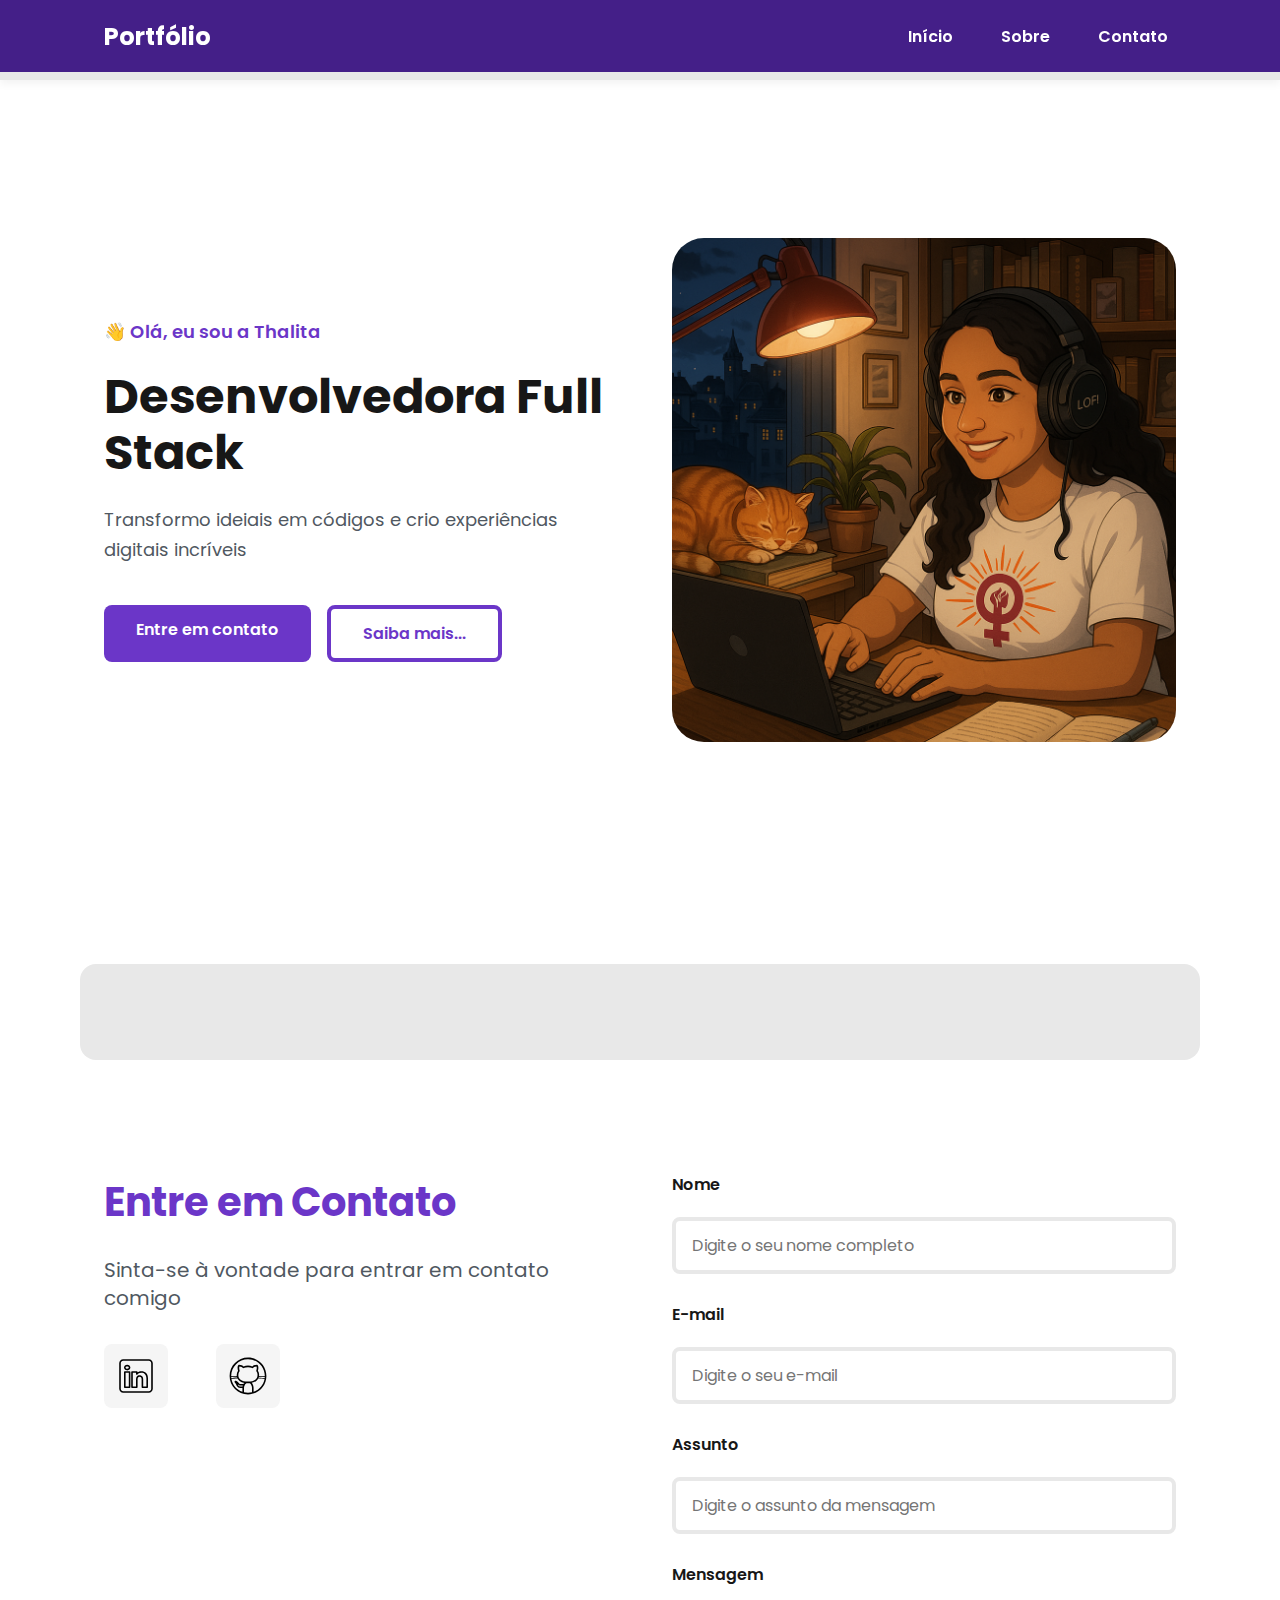
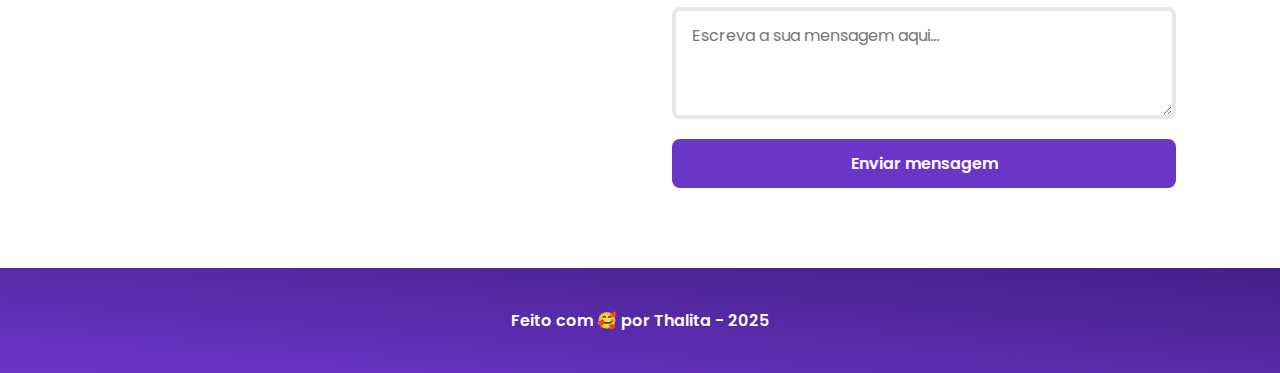
<file: index.html>
<!DOCTYPE html>
<html lang="pt-br">

<head>

    <!-- Servidores de Fontes do Google -->
    <link rel="preconnect" href="https://fonts.googleapis.com">
    <link rel="preconnect" href="https://fonts.gstatic.com" crossorigin>

    <!-- Fonte do Google - Poppins -->
    <link href="https://fonts.googleapis.com/css2?family=Poppins&display=swap" rel="stylesheet">

    <!--Padrão de Caracteres-->
    <meta charset="UTF-8">

    <!--Layout Mobile-->
    <meta name="viewport" content="width=device-width, initial-scale=1.0">


    <!-- Meta Tags Essenciais -->
    <meta name="author" content=" Thalita Lima">
    <meta name="description" content="Thalita Lima, Dev em formação. Conheça meus projetos e entre em contato!">
    <meta name="robots" content="index, follow">

    <!--Favicon -->
    <link rel="icon" type="image/svg+xml" href="./assets/favicon.svg">


    <!--Link para o arquivo  CSS-->

    <link rel="stylesheet" href="./assets/css/styles.css">

    <!--Título do Site-->

    <title>Portfólio da Thali</title>
</head>

<body>

    <!-- Navbar - Menu-->
    <header class="flex menu_container">
        <article class="menu_content">
            <div id="titulo">
                <a href="#">Portfólio</a>
            </div>

            <nav>
                <ul class="flex menu_list">
                    <li><a href="#hero">Início</a></li>
                    <li><a href="#about">Sobre</a></li>
                    <li><a href="#contact">Contato</a></li>
                </ul>
            </nav>
        </article>
    </header>

    <!-- Main-->
    <main>
        <!--Hero-->
        <section id="hero" class="hero_container">

            <!--Boas vindas-->
            <article class="hero_content">
                <h4>👋 Olá, eu sou a Thalita</h4>
                <h1> Desenvolvedora Full Stack</h1>
                <p> Transformo ideiais em códigos e crio experiências digitais incríveis</p>
                <div class="hero_buttons">
                    <a href="#contact" class="botao">Entre em contato</a>
                    <a href="#about" class="botao-outline">Saiba mais...</a>
                </div>
            </article>

            <!--Imagem com animação-->
            <figure class="hero_image">
                <img src="./assets/img/dev-thali.png" alt="Ilustração com uma pessoa desenvolvedora escrevendo código"
                    class="ilustracao float-animation">
            </figure>
            </section>

            <!--#About-->
            <section id="about" class="about_container">

             </section>

            <!--Contact-->
    
            <section id="contact" class="contact_container">
        
            <!--Redes Sociais-->
            <article class="contact_info">
                <h4>Entre em Contato</h4>
                <p>Sinta-se à vontade para entrar em contato comigo</p>
                <div class="social_container">
                    <a href="#" target="_blank" class="social_icon">
                        <img src="./assets/img/linkedin.svg" alt="Link para o Linkedin">
                    </a>
                    <a href="#" target="_blank" class="social_icon">
                        <img src="./assets/img/github.svg" alt="Link para o GitHub">
                    </a>
                </div>
            </article>
            
            <!--Formulário-->
            <form action="https:formsubmit.co/b7e3bfe3f24b6e90e6f15e819f10ab62" method="POST" id="formulario">
                <input type="hidden" name="_next" value="http://127.0.0.1:5500/sucess/sucess.html">
                <input type="hidden" name="_captcha" value="false">
                <label for="nome">Nome</label>
                <input id="nome" name="nome" type="text" placeholder="Digite o seu nome completo">
                <span id="txtNome"></span>

                <label for="email">E-mail</label>
                <input id="email" name="email" type="text" placeholder="Digite o seu e-mail">
                <span id="txtEmail"></span>

                <label for="assunto">Assunto</label>
                <input id="assunto" name="assunto" type="text" placeholder="Digite o assunto da mensagem">
                <span id="txtAssunto"></span>

                <label for="mensagem">Mensagem</label>
                <textarea id="mensagem" name="mensagem" placeholder="Escreva a sua mensagem aqui..."></textarea>
                <button class="botao" type="submit"> Enviar mensagem</button>
            </form>
        </section>

    </main>

    <!-- Footer - Rodapé-->
    <footer>
        Feito com 🥰 por Thalita - 2025
    </footer>

    <!-- Script JavaScript -->
    <script src="./assets/js/scripts.js"></script>

</body>

</html>
</file>
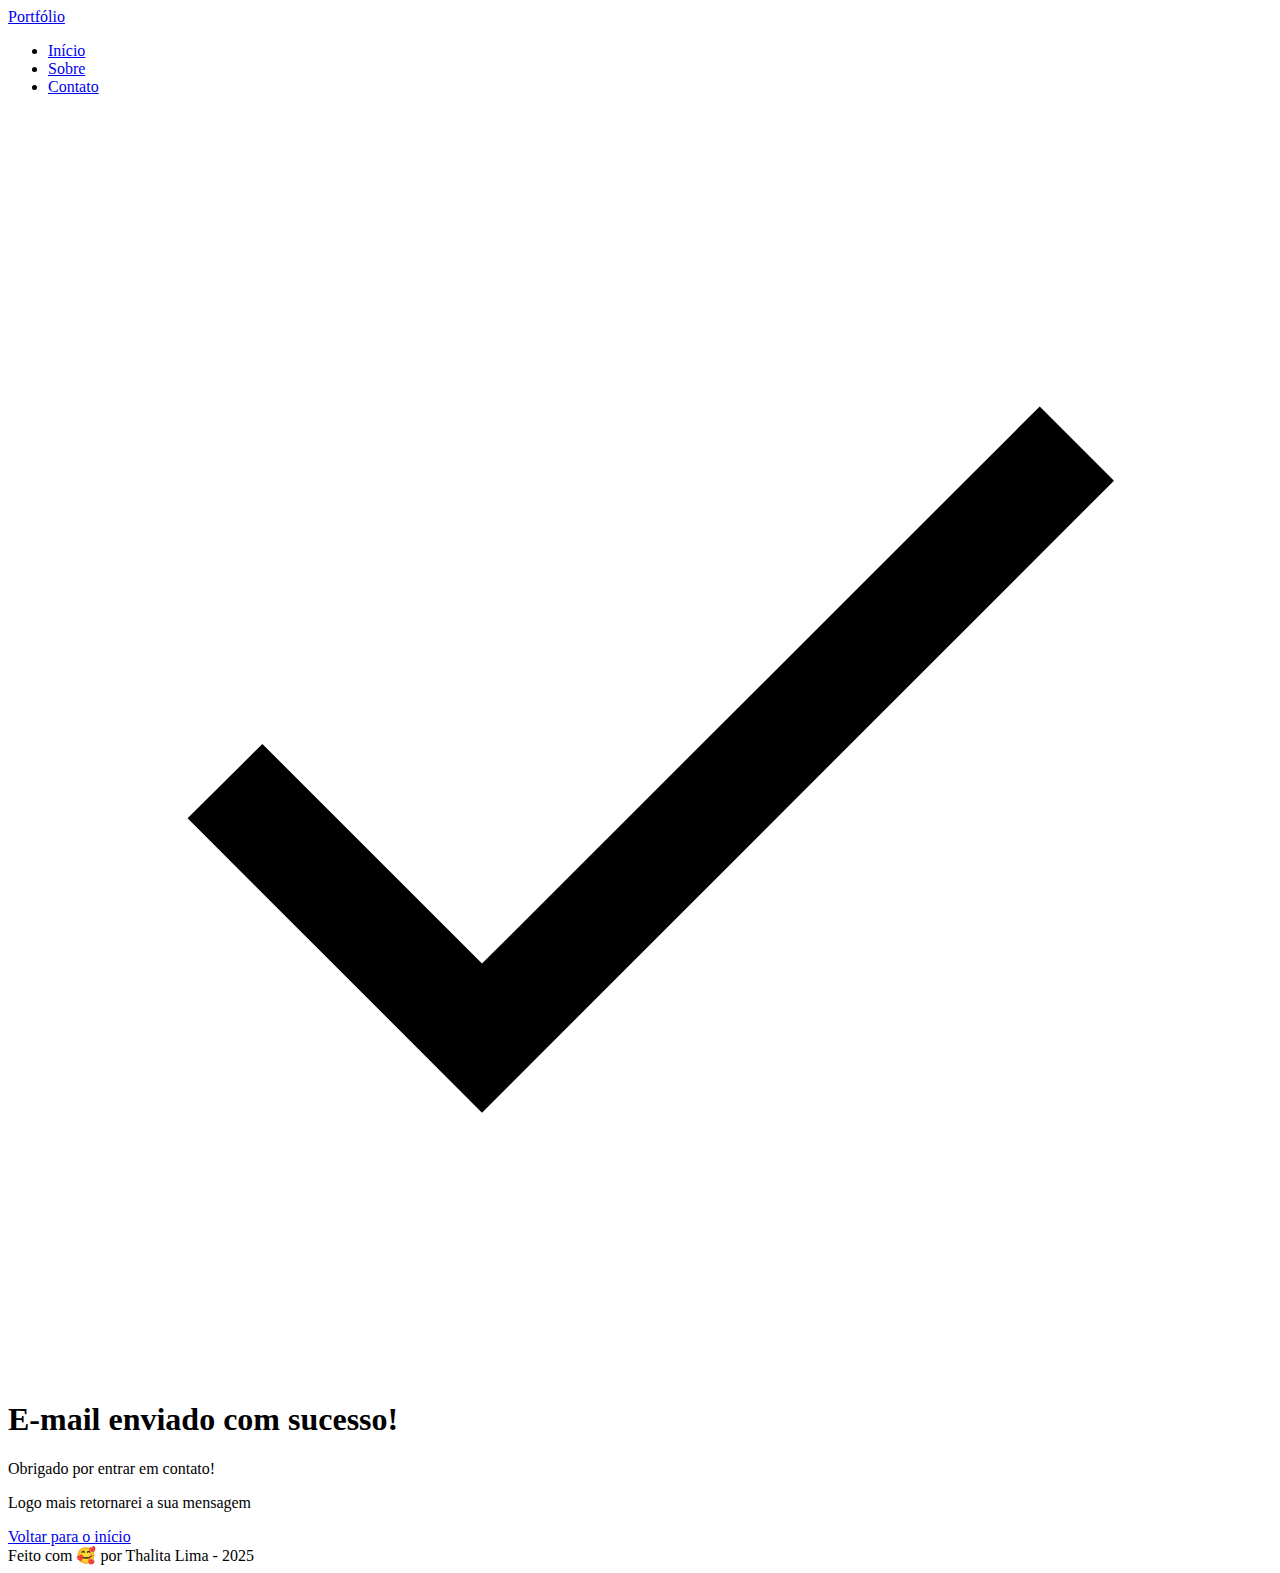
<file: sucess.html>
<!DOCTYPE html>
<html lang="en">
<head>
    <meta charset="UTF-8">
    <meta name="viewport" content="width=device-width, initial-scale=1.0">

     <!-- Meta Tags Essenciais -->
    <meta name="author" content="Thalita Lima">
    <meta name="description" content="Portfólio da Thalita, desenvolvedora Full Sta. Conheça meus projetos e entre em contato comigo!">
    <meta name="robots" content="index, follow">

    <!-- Favicon -->
    <link rel="icon" type="image/svg+xml" href="./assets/img/favicon.svg">
    <title>Success</title>
</head>
<body>
    <header class="flex menu_container">
        <article class="menu_container">
            <div id="titulo">
                <a href="#">Portfólio</a>
            </div>
            <nav>
                <ul class="flex menu_list">
                    <li><a href="#hero">Início</a></li>
                    <li><a href="#about">Sobre</a></li>
                    <li><a href="#contact">Contato</a></li>
                </ul>
            </nav>
        </article>
     </header>
    <main>
        <div>
            <section>
                <img src="assets/img/sucess.svg" alt="">
                <h1>E-mail enviado com sucesso!</h1>
                <p>Obrigado por entrar em contato!</p>
                <p>Logo mais retornarei a sua mensagem</p>
                <a href="./index.html">Voltar para o início</a>
            </section>
        </div>
    </main>
    <footer>Feito com 🥰 por Thalita Lima - 2025</footer>
</body>
</html>
</file>
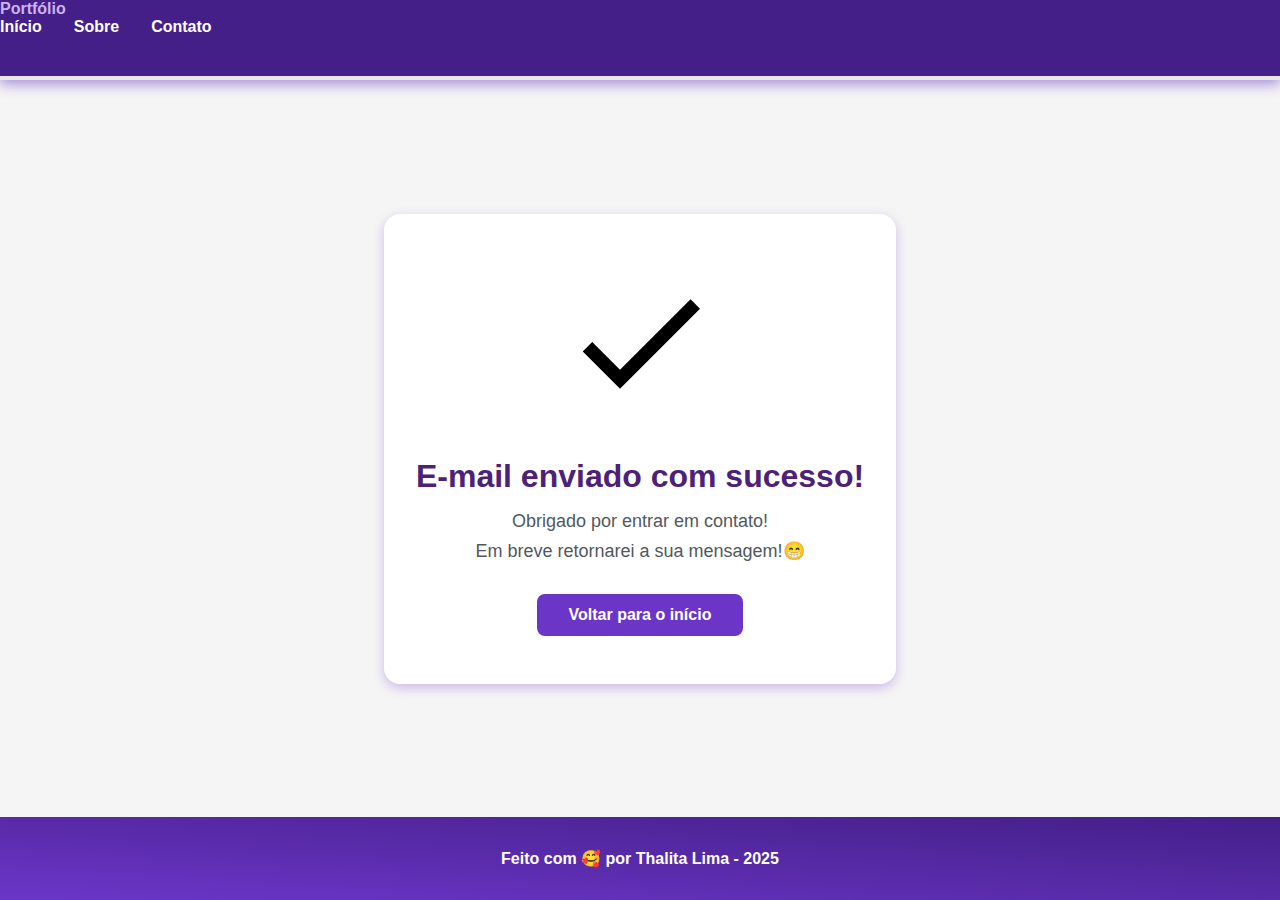
<file: sucess/sucess.html>
<!DOCTYPE html>
<html lang="en">
<head>
    <meta charset="UTF-8">
    <meta name="viewport" content="width=device-width, initial-scale=1.0">

     <!-- Meta Tags Essenciais -->
    <meta name="author" content="Thalita Lima">
    <meta name="description" content="Portfólio da Thalita, desenvolvedora Full Sta. Conheça meus projetos e entre em contato comigo!">
    <meta name="robots" content="index, follow">

   <!-- Favicon -->
    <link rel="icon" type="image/svg+xml" href="./assets/img/favicon.svg">

    <title>Success</title>

    <!--CSS da página-->
     <link rel="stylesheet" href="./sucess.css">

</head>
<body>
    <header class="flex menu_container">
        <article class="menu_container">
            <div id="titulo">
                <a href="#">Portfólio</a>
            </div>
            <nav>
                <ul class="flex menu_list">
                    <li><a href="#hero">Início</a></li>
                    <li><a href="#about">Sobre</a></li>
                    <li><a href="#contact">Contato</a></li>
                </ul>
            </nav>
        </article>
     </header>
    <main>
        <div>
            <section>
                <img src="../assets/img/sucess.svg" alt="ícone de sucesso">
                <h1>E-mail enviado com sucesso!</h1>
                <p>Obrigado por entrar em contato!</p>
                <p>Em breve retornarei a sua mensagem!😁</p>
                <a href="./sucess.html">Voltar para o início</a>
            </section>
        </div>
    </main>
    <footer>Feito com 🥰 por Thalita Lima - 2025</footer>
</body>
</html>
</file>
<file: assets/css/styles.css>
* {
    margin:0;
    padding: 0;
    box-sizing: border-box;
    text-decoration: none;
    font-family: 'Poppins', sans-serif;
}
    /* === VARIÁVEIS === */
:root {
    /* Cores */
    --purple-50:  #f4eaff; 
    --purple-100: #e9dcfa; 
    --purple-200: #cdb3f0; 
    --purple-300: #b186e5; 
    --purple-400: #9460db; 
    --purple-500: #6b36c8; 
    --purple-600: #5b2ca0; 
    --purple-700: #4c2177; 
    --purple-800: #441f88; 
    --purple-900: #2a0e4d; 
    --gray-100: #f5f5f5;
    --gray-200: #e8e8e8;
    --gray-400: #505861;
    --black-800: #171717;
    --white: #ffffff;
    --error: #e63946;
 
    /* Sombras */
    --shadow-sm: 0 0.25rem 0.5rem #0000000D;
    --shadow-md: 0 0.25rem 0.75rem #6B36C84D;
    --shadow-lg: 0 0.5rem 1.5rem #6B36C833;
    --shadow-focus: 0 0 0 0.25rem #6B36C81A;
}

/* Estilos Globais */

html{
    scroll-behavior: smooth;
}

body{
    display: flex;
    flex-direction: column;
    min-height: 100vh;
    background-color: var(--white);
    color: var(--black-800);
}

main{
    flex: 1;
}

a,
button{
    cursor: pointer;
}

/* Botões */

.botao,
.botao-outline{
    padding: 0.75rem 2rem;
    border-radius: 0.5rem;
    font-size: 1rem;
    font-weight: 600;
    text-align: center;
    transition: all 0.3s ease;
}

.botao{
    border: none;
    color: var(--white);
    background-color: var(--purple-500);
}

.botao:hover {
    background-color: var(--purple-800);
    box-shadow: var(--shadow-md);
    transform: translateY(-0.25rem);
}

.botao-outline{
    border: 0.25rem solid var(--purple-500);
    color: var(--purple-500);
    background-color: transparent;
}

.botao-outline:hover {
    background-color: var(--purple-500);
    color: var(--white);
    box-shadow: var(--shadow-md);
    transform: translateY(-0.25rem);
}

/* Menu */

.menu_container{
    position: sticky;
    top: 0;
    width: 100%;
    height: 5rem;
    background-color: var(--purple-800);
    border-bottom: 0.5rem solid var(--gray-200);
    box-shadow: var(--shadow-sm);
    z-index: 1000;
}

.menu_content{
    display: flex;
    justify-content: space-between;
    align-items: center;
    width: 70rem;
    height: 100%;
    padding: 0 1.5rem;
    margin: 0 auto;
}

.menu_container a{
    font-weight: 600;
    color: var(--white);
    transition: color 0.3s ease;
}

.menu_container a:hover{
    color: var(--purple-200);
}

#titulo a{
    font-size: 1.5rem;
    font-weight: 700;
}

.menu_list{
    display: flex;
    list-style: none;
    gap: 2rem;
}

.menu_list a{
    padding: 0.5rem;
}

/* Seções - Estilos Comuns */

.hero_container,
.about_container,
.contact_container{
    max-width: 70rem;
    margin: 0 auto;
    padding: 3rem 1.5rem;
    scroll-margin-top: 6rem;
}

/* === HERO === */
.hero_container {
    min-height: calc(100vh - 5rem);
    display: flex;
    align-items: center;
    gap: 4rem;
}

.hero_content {
    flex: 1;
    display: flex;
    flex-direction: column;
    gap: 1.5rem;
}

.hero_content h4 {
    font-size: 1.125rem;
    font-weight: 600;
    color: var(--purple-500);
}

.hero_content h1 {
    font-size: 3rem;
    font-weight: 700;
    line-height: 3.5rem;
    color: var(--black-800);
}

.hero_content p {
    font-size: 1.125rem;
    line-height: 1.875rem;
    color: var(--gray-400);
}

.hero_buttons {
    display: flex;
    gap: 1rem;
    margin-top: 1rem;
}

.hero_image {
    flex: 1;
    display: flex;
    justify-content: center;
    align-items: center;
}

.ilustracao {
    width: 100%;
    max-width: 100%;
    border-radius: 2rem;
}

/* Animação - Imagem Hero */
@keyframes float {

    0%,
    100% {
        transform: translateX(0);
    }

    50% {
        transform: translateX(-1.25rem);
    }
}

.float-animation {
    animation: float 3s ease-in-out infinite;
}

/* === ABOUT === */
.about_container {
    margin: 4rem auto;
    display: flex;
    align-items: center;
    gap: 4rem;
    background-color: var(--gray-200);
    border-radius: 1rem;
}

.about_image {
    flex: 0 0 17.5rem;
}

.about_image img {
    width: 100%;
    border: 0.375rem solid var(--purple-500);
    border-radius: 50%;
    box-shadow: var(--shadow-lg);
}

.about_content h2 {
    font-size: 2.5rem;
    font-weight: 700;
    margin-bottom: 1.5rem;
    color: var(--purple-800);
}

.about_content p {
    font-size: 1.125rem;
    line-height: 1.875rem;
    color: var(--gray-400);
    margin-bottom: 1rem;
}

.about_stats {
    display: flex;
    gap: 2rem;
    margin-top: 2rem;
    align-items: center;
}

.about_stats .botao {
    margin-right: auto;
}

.stat-item {
    text-align: center;
}

.stats-wrapper {
    display: flex;
    flex-direction: row;
    gap: 2rem;
    margin-top: 2rem;
}

.stats-wrapper .stat-number {
    font-size: 1.5rem;
    font-weight: 700;
    color: var(--purple-500);
    margin-bottom: 0;
}

.stats-wrapper .stat-label {
    font-size: 0.875rem;
    color: var(--gray-400);
    margin-bottom: 0;
}

/* CONTACT */
.contact_container{
    display: grid;
    grid-template-columns: 1fr 1fr;
    margin: 4rem auto 2rem;
    gap: 4rem;

}

.contact_info h4{
    font-size: 2.5rem;
    font-weight: 700;
    margin-bottom: 1.5rem;
    color: var(--purple-500);

}
.contact_info p{
    font-size: 1.25rem;
    line-height: 1.75rem;
    color: var(--gray-400);
    margin-bottom: 2rem;
}
.social_container{
    display: flex;
    gap: 3rem;
}
.social_icon{
    width: 4rem;
    height: 4rem;
    padding: 0.75rem;
    background-color: var(--gray-100);
    border-radius: 0.5rem;
    transition: all 0.3s ease;
}
.social_icon:hover{
    background-color: var(--purple-600);
    transform: translateY(-0.25rem);
    box-shadow: var(--shadow-md);
}
.social_icon img{
    width: 100%;
    filter: brightness(0) saturate(100%);
}
.social_icon:hover{
    filter: brightness(0) invert(100%);

}
/*formulário */

form{   
    display: flex;
    flex-direction: column;
    gap: 1.25rem;

}
form label{
    font-size: 1rem;
    font-weight: 600;
    color: var(--black-800);

}

form input,
textarea{
    width: 100%;
    padding: 0.75rem 1rem;
    border-radius: 0.5rem;
    border: 0.25rem solid var(--gray-200);
    font-size: 1rem;
    background-color: var(--white);
    transition: border-color 0.3s ease;

}

form input:focus,
form textarea:focus{
    border-color: var(--purple-500);
    box-shadow: var(--shadow-focus);
}

form textarea{
    resize: vertical;
    min-height: 7rem; 
}

form span{
    font-size: 0.75rem;
    color: var(--error);
    margin-top: -0.75rem;
    font-weight: 500;
}

/* === PÁGINA SUCESS === */
.sucess_container {
    display: flex;
    flex-direction: column;
    justify-content: center;
    align-items: center;
    width: 100%;
    min-height: calc(100vh - 12.5rem);
    padding: 3rem 1.5rem;
}

.sucess_content {
    display: flex;
    flex-direction: column;
    align-items: center;
    text-align: center;
    gap: 1.5rem;
    max-width: 37.5rem;
}

.sucess_icon {
    width: 7.5rem;
    height: 7.5rem;
    background-color: var(--purple-100);
    border-radius: 50%;
    display: flex;
    align-items: center;
    justify-content: center;
}

.sucess_icon svg {
    width: 3.75rem;
    height: 3.75rem;
    fill: var(--purple-500);
}

.sucess_icon {
    filter: saturate(100%) 
            invert(9%) 
            sepia(57%) 
            saturate(3044%) 
            hue-rotate(255deg) 
            brightness(89%) 
            contrast(105%);
}

.sucess_content h1 {
    font-size: 2.5rem;
    font-weight: 700;
    color: var(--purple-800);
}

.sucess_content h4 {
    font-size: 1.25rem;
    color: var(--gray-400);
    line-height: 1.875rem;
}

/* FOOTER */

footer{
    padding: 2.5rem;
    font-weight: 600;
    text-align: center;
    background: linear-gradient(to right top, var(--purple-500), var(--purple-800));
    color: var(--white);
    margin-top: auto;
}

/* === RESPONSIVIDADE === */

/* === TELAS MÉDIAS - MONITORES E NOTEBOOKS (até 1120px) === */
@media screen and (max-width: 1120px) {
    .menu_content,
    .hero_container,
    .about_container,
    .contact_container {
        max-width: 100%;
        padding: 3rem 2rem;
    }

    .menu_content {
        padding: 0 2rem;
    }
}

/* TABLETS (até 960px) */
@media screen and (max-width: 960px) {
   
    /* Hero Section */
    .hero_container {
        flex-direction: column-reverse;
        text-align: center;
        gap: 2rem;
        padding: 2rem 1.5rem;
    }

    .hero_content h1 {
        font-size: 2.5rem;
        line-height: 3rem;
    }

    .hero_buttons {
        justify-content: center;
        flex-wrap: wrap;
    }

    /* About Section */
    .about_container {
        flex-direction: column;
        gap: 2rem;
        padding: 2rem 1.5rem;
    }

    .about_container h2 {
        text-align: center;
    }

    .about_image {
        flex: 0 0 auto;
    }

    .about_image img {
        max-width: 15rem;
        margin: 0 auto;
    }

    /* About Stats */
    .about_stats {
        flex-direction: column;
        align-items: center;
        gap: 1.5rem;
    }

    .about_stats .botao {
        width: 100%;
        max-width: 20rem;
        margin: 0 auto;
    }

    /* Wrapper para manter os stats lado a lado */
    .stats-wrapper {
        display: flex;
        gap: 2rem;
        justify-content: center;
    }

    .stat-item {
        flex: 0 0 auto;
    }

    /* Contact Section */
    .contact_container {
        grid-template-columns: 1fr;
        gap: 3rem;
        padding: 2rem 1.5rem;
    }

    .contact_info {
        text-align: center;
    }

    .social_container {
        justify-content: center;
    }
}

/* SMARTPHONES (até 480px) */

@media screen and (max-width: 480px) {
    /* Menu */
    .menu_content {
        justify-content: center;
        padding: 0 1rem;
    }

    .menu_list {
        display: none;
    }

    #titulo a {
        font-size: 1.25rem;
    }

    /* Hero Section */

    .hero_container {
        padding: 1.5rem 1rem;
        min-height: auto;
    }

    .hero_content h4 {
        font-size: 1rem;
    }

    .hero_content h1 {
        font-size: 2rem;
        line-height: 2.5rem;
    }

    .hero_content p {
        font-size: 1rem;
        line-height: 1.5rem;
    }

    .hero_buttons {
        flex-direction: column;
        width: 100%;
        gap: 0.75rem;
    }

    .hero_buttons .botao,
    .hero_buttons .botao-outline {
        width: 100%;
    }

    /* About Section */
    .about_container {
        padding: 1.5rem 1rem;
        margin: 2rem auto;
    }

    .about_image img {
        max-width: 12rem;
    }

    .about_content h2 {
        font-size: 1.75rem;
    }

    .about_content p {
        font-size: 1rem;
        line-height: 1.5rem;
    }

    .about_status {
        gap: 1rem;
    }

    .about_stats .botao {
        font-size: 1rem;
        padding: 0.75rem 1.25rem;
    }

    .about_content .stat-item .stat-number {
        font-size: 1.25rem;
    }

    .about_content .stat-item .stat-label {
        font-size: 0.75rem;
    }

    /* Contact Section */
    .contact_container {
        padding: 1.5rem 1rem;
        margin: 2rem auto;
        gap: 2rem;
    }

    .contact_info h4 {
        font-size: 1.75rem;
    }

    .contact_info p {
        font-size: 1rem;
        line-height: 1.5rem;
    }

    .social_container {
        gap: 1.5rem;
        flex-wrap: wrap;
    }

    .social_icon {
        width: 3.5rem;
        height: 3.5rem;
        padding: 0.75rem;
    }

    /* Formulário */
    form input,
    form textarea {
        padding: 0.75rem;
        font-size: 1rem;
    }

    form label {
        font-size: 1rem;
    }

    .botao,
    .botao-outline {
        padding: 0.75rem 1.5rem;
        font-size: 1rem;
    }

    /* Página de Sucesso */
    .sucess_container {
        padding: 2rem 1rem;
    }

    .sucess_icon {
        width: 6rem;
        height: 6rem;
    }

    .sucess_icon svg {
        width: 3rem;
        height: 3rem;
    }

    .sucess_content h1 {
        font-size: 1.75rem;
    }

    .sucess_content h4 {
        font-size: 1rem;
        line-height: 1.5rem;
    }

    /* Footer */
    footer {
        padding: 1.5rem 1rem;
        font-size: 0.75rem;
    }
}
</file>
<file: sucess/sucess.css>
/* RESET GLOBAL */
* {
    margin: 0;
    padding: 0;
    box-sizing: border-box;
    text-decoration: none;
    font-family: 'Poppins', sans-serif;
}

/* VARIÁVEIS */
:root {
    --purple-50:  #f4eaff; 
    --purple-100: #e9dcfa; 
    --purple-200: #cdb3f0; 
    --purple-300: #b186e5; 
    --purple-400: #9460db; 
    --purple-500: #6b36c8; 
    --purple-600: #5b2ca0; 
    --purple-700: #4c2177; 
    --purple-800: #441f88; 
    --purple-900: #2a0e4d; 
    --gray-100: #f5f5f5;
    --gray-200: #e8e8e8;
    --gray-400: #505861;
    --black-800: #171717;
    --white: #ffffff;
    --shadow-md: 0 0.25rem 0.75rem #6B36C84D;
}

/* BASE */
body {
    display: flex;
    flex-direction: column;
    min-height: 100vh;
    background-color: var(--gray-100);
    color: var(--black-800);
}

/* HEADER  */
.menu_container {
    position: sticky;
    top: 0;
    width: 100%;
    height: 5rem;
    background-color: var(--purple-800);
    border-bottom: 0.25rem solid var(--gray-200);
    box-shadow: var(--shadow-md);
    z-index: 1000;
}

.menu_container a {
    color: var(--white);
    font-weight: 600;
    transition: color 0.3s ease;
}

.menu_container a:hover {
    color: var(--purple-200);
}

.menu_list {
    display: flex;
    gap: 2rem;
    list-style: none;
}

/* CONTEÚDO PRINCIPAL */
main {
    flex: 1;
    display: flex;
    justify-content: center;
    align-items: center;
    padding: 2rem;
}

section {
    text-align: center;
    background-color: var(--white);
    padding: 3rem 2rem;
    border-radius: 1rem;
    box-shadow: var(--shadow-md);
    max-width: 35rem;
}

section img {
    width: 10rem;
    margin-bottom: 2rem;
}

section h1 {
    font-size: 2rem;
    font-weight: 700;
    color: var(--purple-700);
    margin-bottom: 1rem;
}

section p {
    font-size: 1.125rem;
    color: var(--gray-400);
    margin-bottom: 0.5rem;
}

section a {
    display: inline-block;
    margin-top: 1.5rem;
    padding: 0.75rem 2rem;
    background-color: var(--purple-500);
    color: var(--white);
    font-weight: 600;
    border-radius: 0.5rem;
    transition: all 0.3s ease;
}

section a:hover {
    background-color: var(--purple-800);
    transform: translateY(-0.25rem);
    box-shadow: var(--shadow-md);
}

/* FOOTER */
footer {
    padding: 2rem;
    font-weight: 600;
    text-align: center;
    background: linear-gradient(to right top, var(--purple-500), var(--purple-800));
    color: var(--white);
    margin-top: auto;
}
</file>
